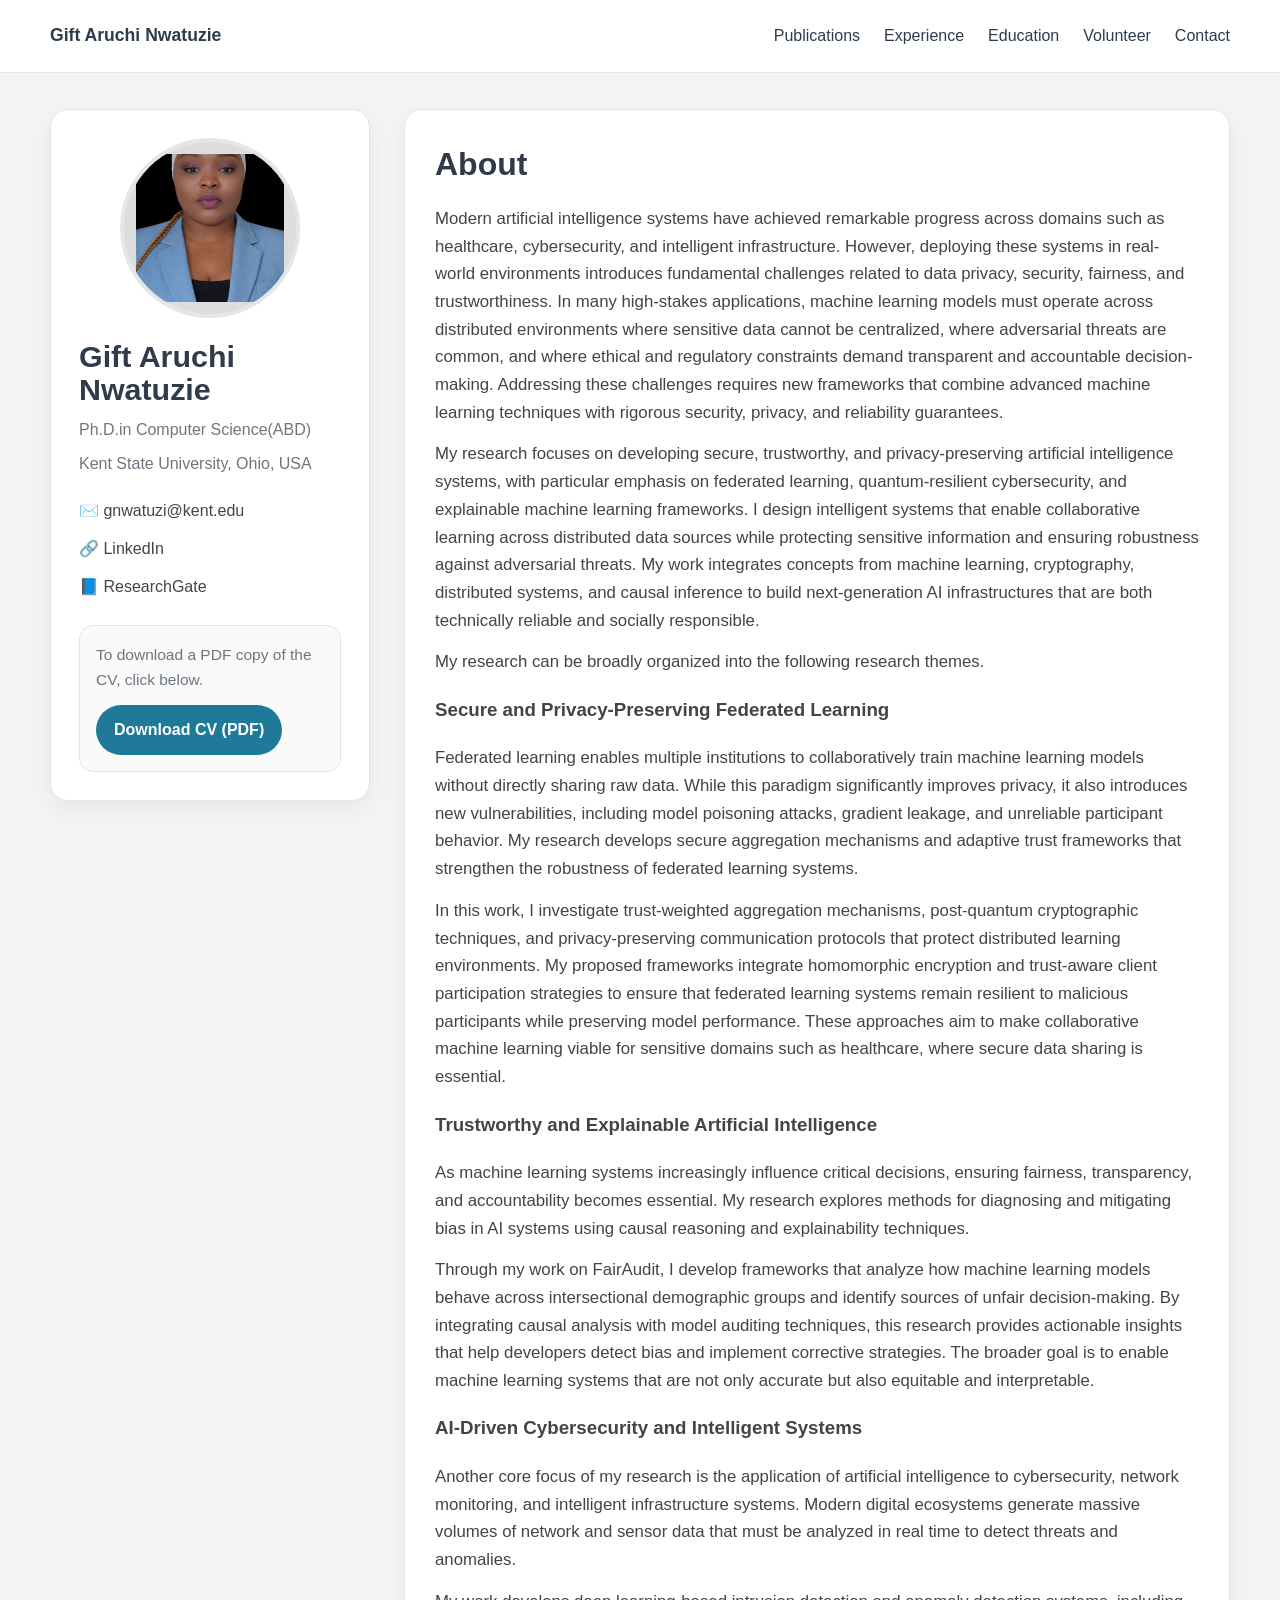
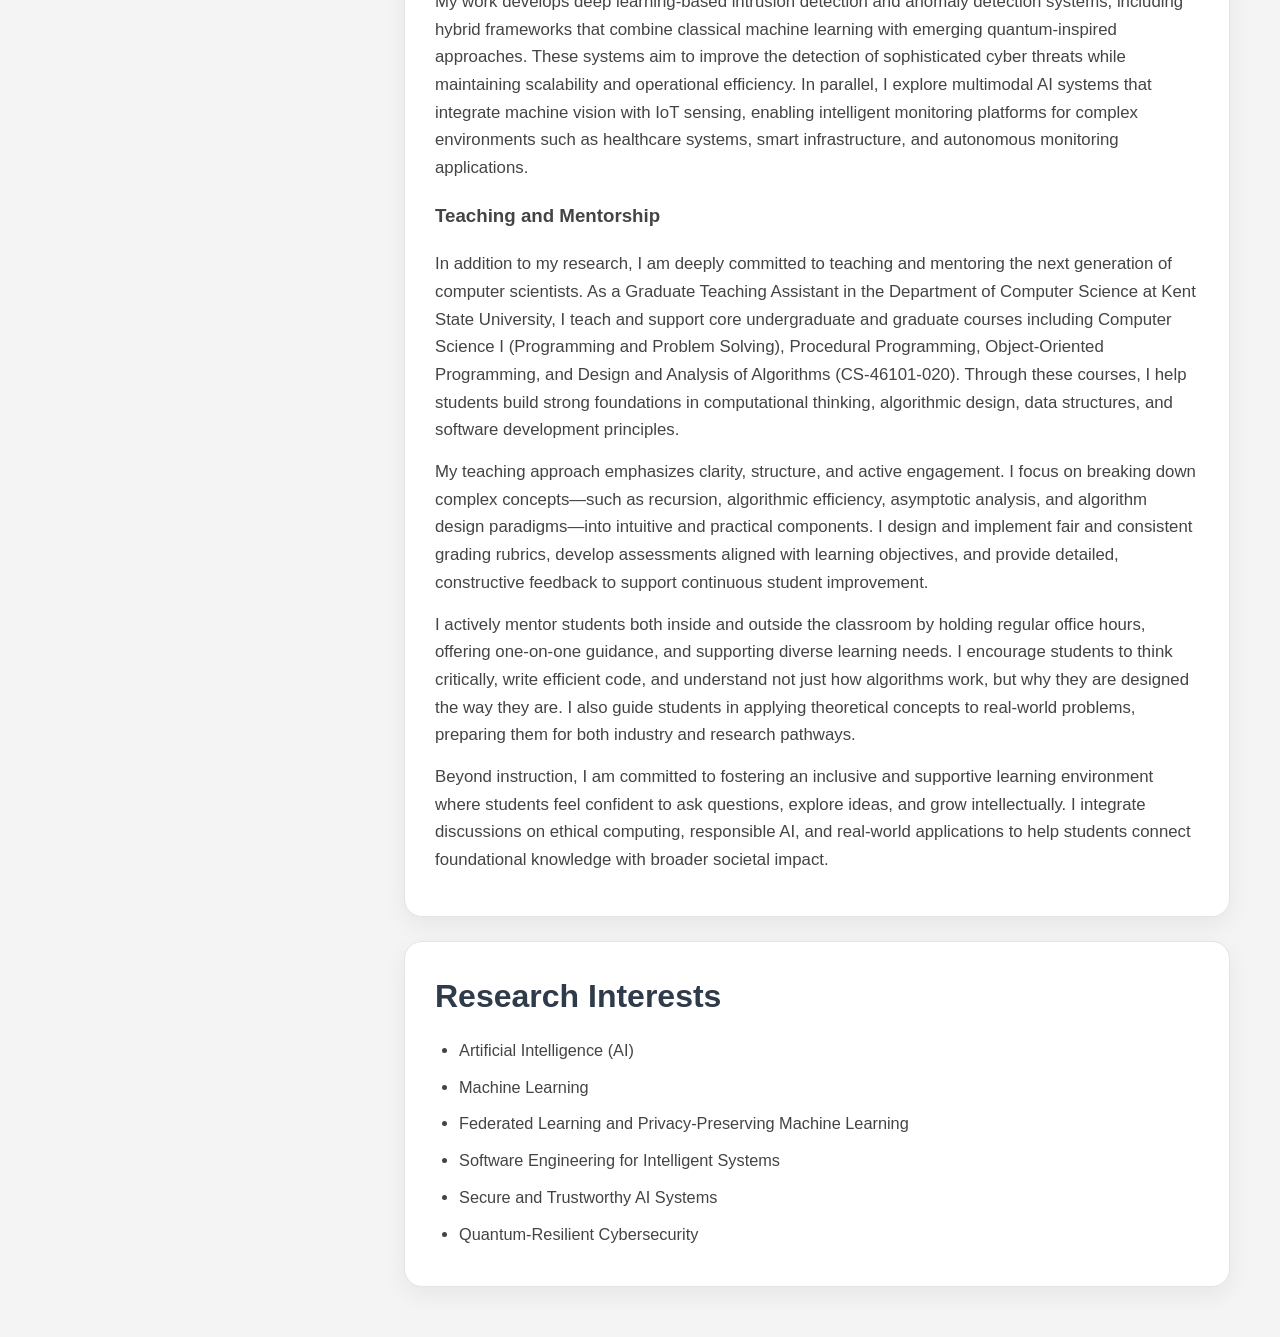
<file: index.html>
<!DOCTYPE html>
<html lang="en">
<head>
  <meta charset="UTF-8" />
  <meta name="viewport" content="width=device-width, initial-scale=1.0" />
  <title>Gift Aruchi Nwatuzie | Academic Profile</title>
  <link rel="stylesheet" href="styles.css" />
</head>
<body>
  <header class="topbar">
    <div class="container topbar-inner">
      <div class="site-name"><a href="index.html">Gift Aruchi Nwatuzie</a></div>

      <nav class="nav">
        <div class="dropdown">
          <button class="dropbtn">Publications</button>
          <div class="dropdown-content">
            <a href="doctoral-publications.html">Doctoral Research Publications</a>
            <a href="bsc-msc-publications.html">BSc and MSc Publications</a>
          </div>
        </div>

        <div class="dropdown">
          <button class="dropbtn">Experience</button>
          <div class="dropdown-content">
            <a href="doctoral-experience.html">Doctoral Research Experiences</a>
            <a href="teaching-mentoring.html">Teaching and Mentoring Experiences</a>
            <a href="professional-experience.html">Professional Experiences</a>
          </div>
        </div>

        <a href="education.html">Education</a>
        <a href="volunteer.html">Volunteer</a>
        <a href="contact.html">Contact</a>
      </nav>
    </div>
  </header>

  <main class="container layout">
    <aside>
      <div class="profile-card">
        <a href="index.html" class="photo-link" aria-label="Go to homepage">
          <div class="profile-photo">
            <img src="gift-photo.png" alt="Gift Aruchi Nwatuzie" />
          </div>
        </a>

        <h1 class="profile-name">Gift Aruchi Nwatuzie</h1>
        <div class="profile-role">Ph.D.in Computer Science(ABD)</div>
        <div class="profile-school">Kent State University, Ohio, USA</div>

        <div class="sidebar-links">
          <a class="sidebar-link" href="mailto:gnwatuzi@kent.edu?subject=Message%20from%20your%20website">✉️ gnwatuzi@kent.edu</a>
          <a class="sidebar-link" href="https://linkedin.com/in/gift-nwatuzie-08696579" target="_blank">🔗 LinkedIn</a>
          <a class="sidebar-link" href="https://researchgate.net/profile/Gift-Nwatuzie" target="_blank">📘 ResearchGate</a>
        </div>

        <div class="cv-box">
          <p>To download a PDF copy of the CV, click below.</p>
          <a class="cv-button" href="Gift_Nwatuzie_CV.pdf" download>Download CV (PDF)</a>
        </div>
      </div>
    </aside>

   <section class="content">
  <div class="section">
    <h2>About</h2>

    <p>
      Modern artificial intelligence systems have achieved remarkable progress across domains such as healthcare, cybersecurity, and intelligent infrastructure. However, deploying these systems in real-world environments introduces fundamental challenges related to data privacy, security, fairness, and trustworthiness. In many high-stakes applications, machine learning models must operate across distributed environments where sensitive data cannot be centralized, where adversarial threats are common, and where ethical and regulatory constraints demand transparent and accountable decision-making. Addressing these challenges requires new frameworks that combine advanced machine learning techniques with rigorous security, privacy, and reliability guarantees.
    </p>

    <p>
      My research focuses on developing secure, trustworthy, and privacy-preserving artificial intelligence systems, with particular emphasis on federated learning, quantum-resilient cybersecurity, and explainable machine learning frameworks. I design intelligent systems that enable collaborative learning across distributed data sources while protecting sensitive information and ensuring robustness against adversarial threats. My work integrates concepts from machine learning, cryptography, distributed systems, and causal inference to build next-generation AI infrastructures that are both technically reliable and socially responsible.
    </p>

    <p>
      My research can be broadly organized into the following research themes.
    </p>

    <h3>Secure and Privacy-Preserving Federated Learning</h3>
    <p>
      Federated learning enables multiple institutions to collaboratively train machine learning models without directly sharing raw data. While this paradigm significantly improves privacy, it also introduces new vulnerabilities, including model poisoning attacks, gradient leakage, and unreliable participant behavior. My research develops secure aggregation mechanisms and adaptive trust frameworks that strengthen the robustness of federated learning systems.
    </p>

    <p>
      In this work, I investigate trust-weighted aggregation mechanisms, post-quantum cryptographic techniques, and privacy-preserving communication protocols that protect distributed learning environments. My proposed frameworks integrate homomorphic encryption and trust-aware client participation strategies to ensure that federated learning systems remain resilient to malicious participants while preserving model performance. These approaches aim to make collaborative machine learning viable for sensitive domains such as healthcare, where secure data sharing is essential.
    </p>

    <h3>Trustworthy and Explainable Artificial Intelligence</h3>
    <p>
      As machine learning systems increasingly influence critical decisions, ensuring fairness, transparency, and accountability becomes essential. My research explores methods for diagnosing and mitigating bias in AI systems using causal reasoning and explainability techniques.
    </p>

    <p>
      Through my work on FairAudit, I develop frameworks that analyze how machine learning models behave across intersectional demographic groups and identify sources of unfair decision-making. By integrating causal analysis with model auditing techniques, this research provides actionable insights that help developers detect bias and implement corrective strategies. The broader goal is to enable machine learning systems that are not only accurate but also equitable and interpretable.
    </p>

    <h3>AI-Driven Cybersecurity and Intelligent Systems</h3>
    <p>
      Another core focus of my research is the application of artificial intelligence to cybersecurity, network monitoring, and intelligent infrastructure systems. Modern digital ecosystems generate massive volumes of network and sensor data that must be analyzed in real time to detect threats and anomalies.
    </p>

    <p>
      My work develops deep learning-based intrusion detection and anomaly detection systems, including hybrid frameworks that combine classical machine learning with emerging quantum-inspired approaches. These systems aim to improve the detection of sophisticated cyber threats while maintaining scalability and operational efficiency. In parallel, I explore multimodal AI systems that integrate machine vision with IoT sensing, enabling intelligent monitoring platforms for complex environments such as healthcare systems, smart infrastructure, and autonomous monitoring applications.
    </p>

   <h3>Teaching and Mentorship</h3>

<p>
  In addition to my research, I am deeply committed to teaching and mentoring the next generation of computer scientists. As a Graduate Teaching Assistant in the Department of Computer Science at Kent State University, I teach and support core undergraduate and graduate courses including Computer Science I (Programming and Problem Solving), Procedural Programming, Object-Oriented Programming, and Design and Analysis of Algorithms (CS-46101-020). Through these courses, I help students build strong foundations in computational thinking, algorithmic design, data structures, and software development principles.
</p>

<p>
  My teaching approach emphasizes clarity, structure, and active engagement. I focus on breaking down complex concepts—such as recursion, algorithmic efficiency, asymptotic analysis, and algorithm design paradigms—into intuitive and practical components. I design and implement fair and consistent grading rubrics, develop assessments aligned with learning objectives, and provide detailed, constructive feedback to support continuous student improvement.
</p>

<p>
  I actively mentor students both inside and outside the classroom by holding regular office hours, offering one-on-one guidance, and supporting diverse learning needs. I encourage students to think critically, write efficient code, and understand not just how algorithms work, but why they are designed the way they are. I also guide students in applying theoretical concepts to real-world problems, preparing them for both industry and research pathways.
</p>

<p>
  Beyond instruction, I am committed to fostering an inclusive and supportive learning environment where students feel confident to ask questions, explore ideas, and grow intellectually. I integrate discussions on ethical computing, responsible AI, and real-world applications to help students connect foundational knowledge with broader societal impact.
</p>
  </div>

      <div class="section">
        <h2>Research Interests</h2>
        <ul>
          <li>Artificial Intelligence (AI)</li>
          <li>Machine Learning</li>
          <li>Federated Learning and Privacy-Preserving Machine Learning</li>
          <li>Software Engineering for Intelligent Systems</li>
          <li>Secure and Trustworthy AI Systems</li>
          <li>Quantum-Resilient Cybersecurity</li>
        </ul>
      </div>
    </section>
  </main>
</body>
</html>
</file>
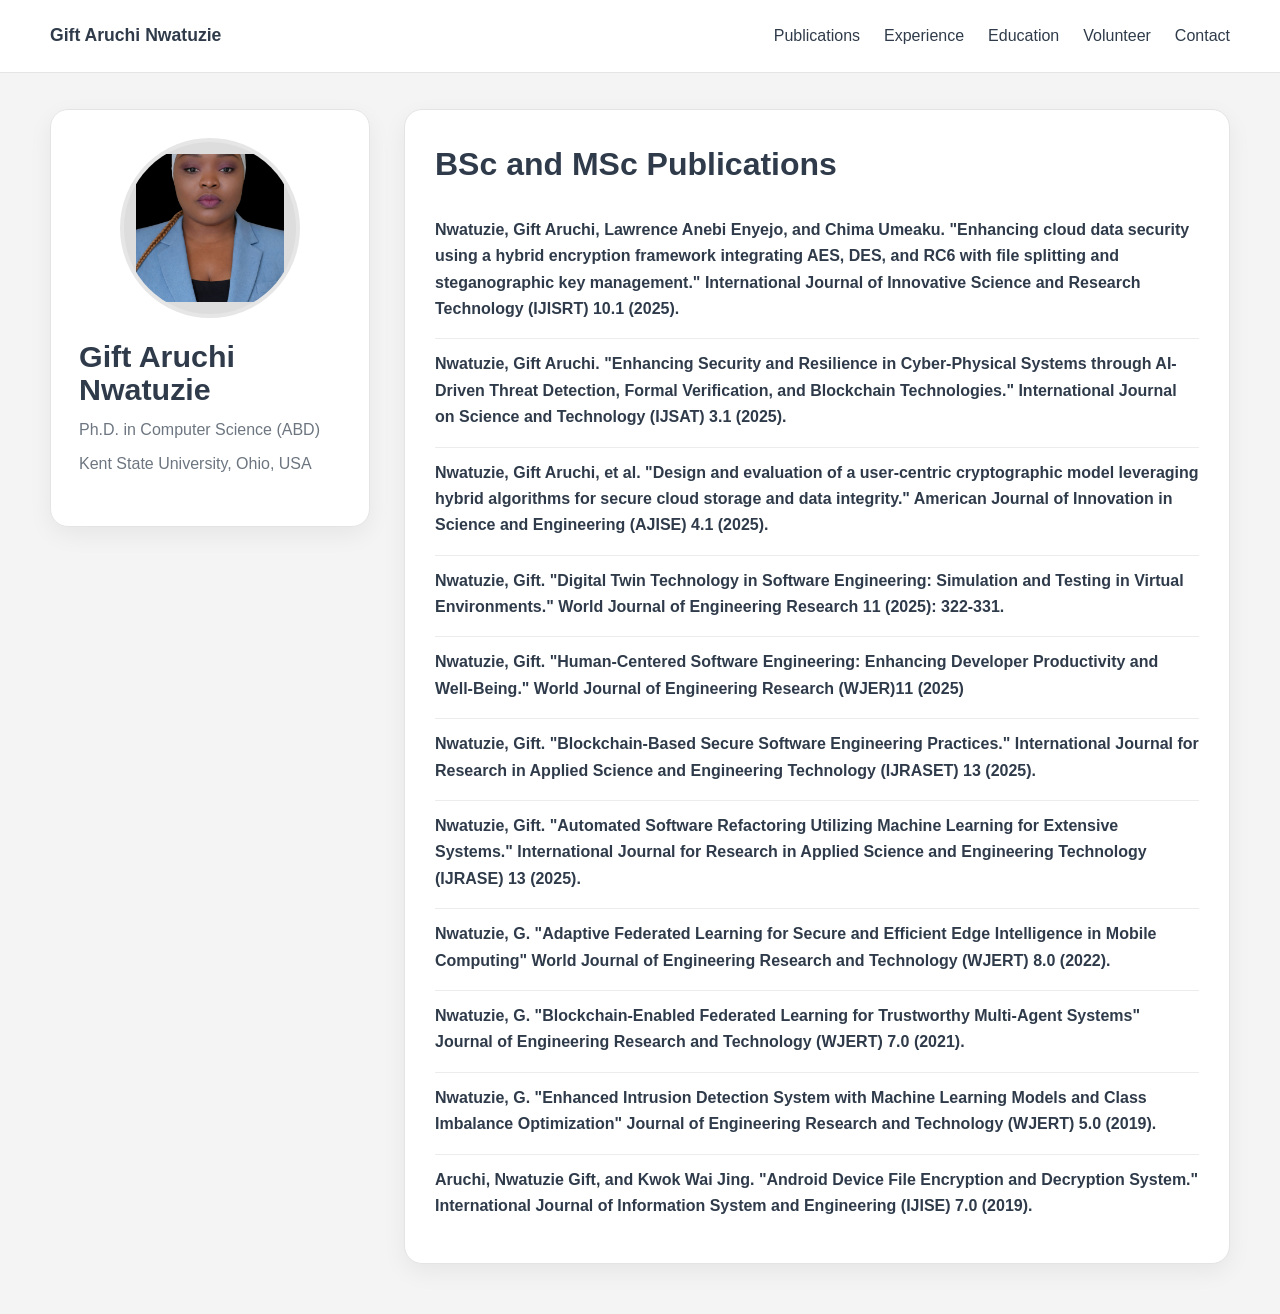
<file: bsc-msc-publications.html>
<!DOCTYPE html>
<html lang="en">
<head>
  <meta charset="UTF-8" />
  <meta name="viewport" content="width=device-width, initial-scale=1.0" />
  <title>BSc and MSc Publications | Gift Aruchi Nwatuzie</title>
  <link rel="stylesheet" href="styles.css" />
</head>
<body>
  <header class="topbar">
    <div class="container topbar-inner">
      <div class="site-name"><a href="index.html">Gift Aruchi Nwatuzie</a></div>
      <nav class="nav">
        <div class="dropdown">
          <button class="dropbtn">Publications</button>
          <div class="dropdown-content">
            <a href="doctoral-publications.html">Doctoral Research Publications</a>
            <a href="bsc-msc-publications.html">BSc and MSc Publications</a>
          </div>
        </div>
        <div class="dropdown">
          <button class="dropbtn">Experience</button>
          <div class="dropdown-content">
            <a href="doctoral-experience.html">Doctoral Research Experiences</a>
            <a href="teaching-mentoring.html">Teaching and Mentoring Experiences</a>
            <a href="professional-experience.html">Professional Experiences</a>
          </div>
        </div>
        <a href="education.html">Education</a>
        <a href="volunteer.html">Volunteer</a>
        <a href="contact.html">Contact</a>
      </nav>
    </div>
  </header>

  <main class="container layout">
    <aside>
      <div class="profile-card">
        <a href="index.html" class="photo-link"><div class="profile-photo"><img src="gift-photo.png" alt="Gift Aruchi Nwatuzie" /></div></a>
        <h1 class="profile-name">Gift Aruchi Nwatuzie</h1>
        <div class="profile-role">Ph.D. in Computer Science (ABD) </div>
        <div class="profile-school">Kent State University, Ohio, USA</div>
      </div>
    </aside>

    <section class="content">
      <div class="section">
        <h1>BSc and MSc Publications</h1>


     <div class="entry"><strong>   Nwatuzie, Gift Aruchi, Lawrence Anebi Enyejo, and Chima Umeaku. "Enhancing cloud data security using a hybrid encryption framework integrating AES, DES, and RC6 with file splitting and steganographic key management." International Journal of Innovative Science and Research Technology (IJISRT) 10.1 (2025). </strong></div>
  <div class="entry"><strong> Nwatuzie, Gift Aruchi. "Enhancing Security and Resilience in Cyber-Physical Systems through AI-Driven Threat Detection, Formal Verification, and Blockchain Technologies." International Journal on Science and Technology (IJSAT) 3.1 (2025). </strong></div>
  
  <div class="entry"><strong>  Nwatuzie, Gift Aruchi, et al. "Design and evaluation of a user-centric cryptographic model leveraging hybrid algorithms for secure cloud storage and data integrity." American Journal of Innovation in Science and Engineering (AJISE) 4.1 (2025). </strong></div>

<div class="entry"><strong> Nwatuzie, Gift. "Digital Twin Technology in Software Engineering: Simulation and Testing in Virtual Environments." World Journal of Engineering Research 11 (2025): 322-331. </strong></div>
  <div class="entry"><strong> Nwatuzie, Gift. "Human-Centered Software Engineering: Enhancing Developer Productivity and Well-Being." World Journal of Engineering Research (WJER)11 (2025) </strong></div>
  
  <div class="entry"><strong> Nwatuzie, Gift. "Blockchain-Based Secure Software Engineering Practices." International Journal for Research in Applied Science and Engineering Technology (IJRASET) 13 (2025).</strong></div>
  
  <div class="entry"><strong> Nwatuzie, Gift. "Automated Software Refactoring Utilizing Machine Learning for Extensive Systems." International Journal for Research in Applied Science and Engineering Technology (IJRASE) 13 (2025).</strong></div>
  <div class="entry"><strong> Nwatuzie, G. "Adaptive Federated Learning for Secure and Efficient Edge Intelligence in Mobile Computing" World Journal of Engineering Research and Technology  (WJERT) 8.0 (2022). </strong></div>
  
  <div class="entry"><strong> Nwatuzie, G. "Blockchain-Enabled Federated Learning for Trustworthy Multi-Agent Systems" Journal of Engineering Research and Technology  (WJERT) 7.0 (2021). </strong></div>
  
  <div class="entry"><strong> Nwatuzie, G. "Enhanced Intrusion Detection System with Machine Learning Models and Class Imbalance Optimization"  Journal of Engineering Research and Technology (WJERT) 5.0  (2019). </strong></div>
  
  <div class="entry"><strong> Aruchi, Nwatuzie Gift, and Kwok Wai Jing. "Android Device File Encryption and Decryption System." International Journal of Information System and Engineering (IJISE) 7.0 (2019). </strong></div>   

      </div>
    </section>
  </main>
</body>
</html>
</file>
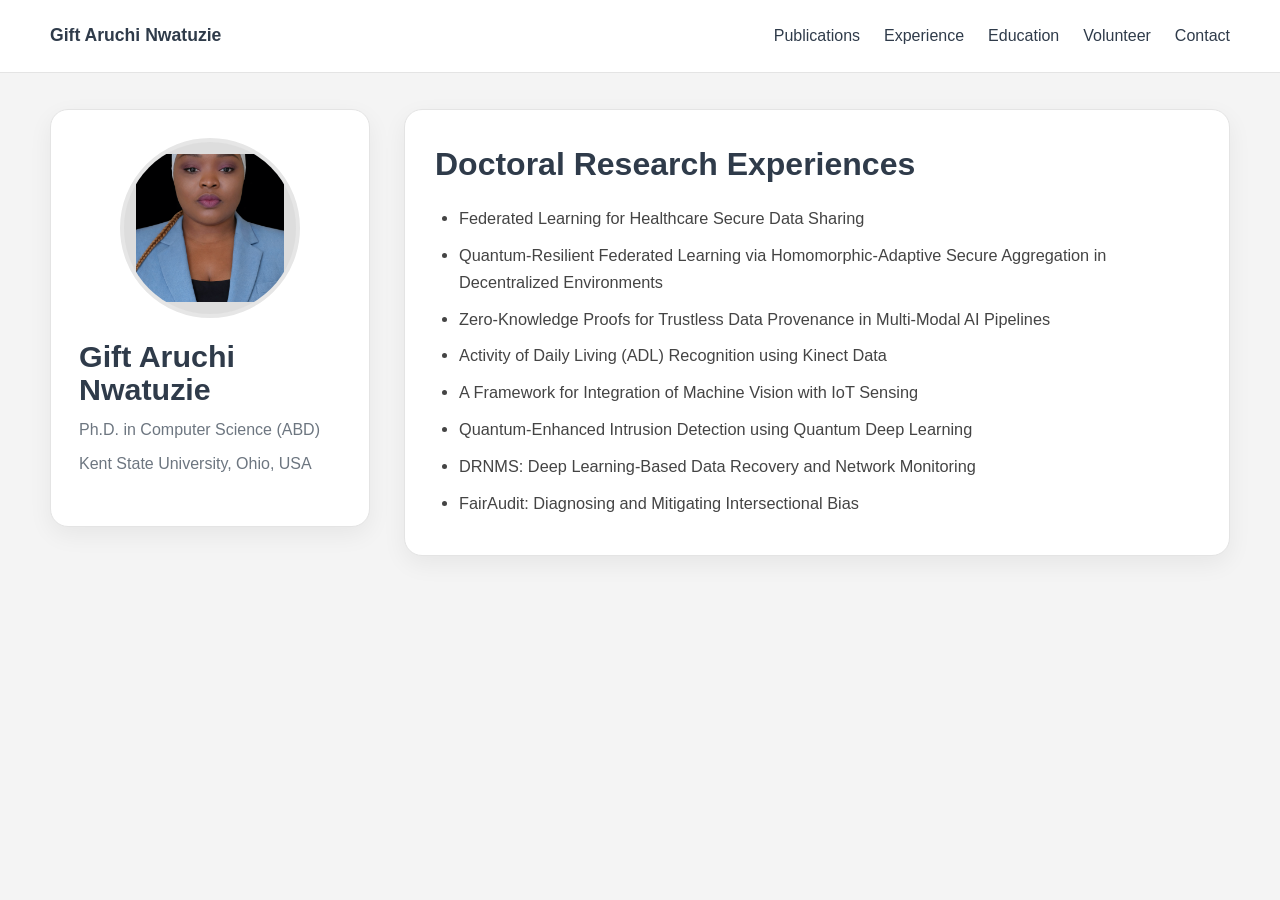
<file: doctoral-experience.html>
<!DOCTYPE html>
<html lang="en">
<head>
  <meta charset="UTF-8" />
  <meta name="viewport" content="width=device-width, initial-scale=1.0" />
  <title>Doctoral Research Experiences | Gift Aruchi Nwatuzie</title>
  <link rel="stylesheet" href="styles.css" />
</head>
<body>
  <header class="topbar">
    <div class="container topbar-inner">
      <div class="site-name"><a href="index.html">Gift Aruchi Nwatuzie</a></div>
      <nav class="nav">
        <div class="dropdown">
          <button class="dropbtn">Publications</button>
          <div class="dropdown-content">
            <a href="doctoral-publications.html">Doctoral Research Publications</a>
            <a href="bsc-msc-publications.html">BSc and MSc Publications</a>
          </div>
        </div>
        <div class="dropdown">
          <button class="dropbtn">Experience</button>
          <div class="dropdown-content">
            <a href="doctoral-experience.html">Doctoral Research Experiences</a>
            <a href="teaching-mentoring.html">Teaching and Mentoring Experiences</a>
            <a href="professional-experience.html">Professional Experiences</a>
          </div>
        </div>
        <a href="education.html">Education</a>
        <a href="volunteer.html">Volunteer</a>
        <a href="contact.html">Contact</a>
      </nav>
    </div>
  </header>

  <main class="container layout">
    <aside>
      <div class="profile-card">
        <a href="index.html" class="photo-link"><div class="profile-photo"><img src="gift-photo.png" alt="Gift Aruchi Nwatuzie" /></div></a>
        <h1 class="profile-name">Gift Aruchi Nwatuzie</h1>
        <div class="profile-role">Ph.D. in Computer Science (ABD)</div>
        <div class="profile-school">Kent State University, Ohio, USA</div>
      </div>
    </aside>

    <section class="content">
      <div class="section">
        <h1>Doctoral Research Experiences</h1>

       <ul class="diamond-list">
<li>Federated Learning for Healthcare Secure Data Sharing</li>
<li>Quantum-Resilient Federated Learning via Homomorphic-Adaptive Secure Aggregation in Decentralized Environments</li>
<li>Zero-Knowledge Proofs for Trustless Data Provenance in Multi-Modal AI Pipelines</li>
<li>Activity of Daily Living (ADL) Recognition using Kinect Data</li>
<li>A Framework for Integration of Machine Vision with IoT Sensing</li>
<li>Quantum-Enhanced Intrusion Detection using Quantum Deep Learning</li>
<li>DRNMS: Deep Learning-Based Data Recovery and Network Monitoring</li>
<li>FairAudit: Diagnosing and Mitigating Intersectional Bias</li>
</ul>
    </section>
  </main>
</body>
</html>
</file>
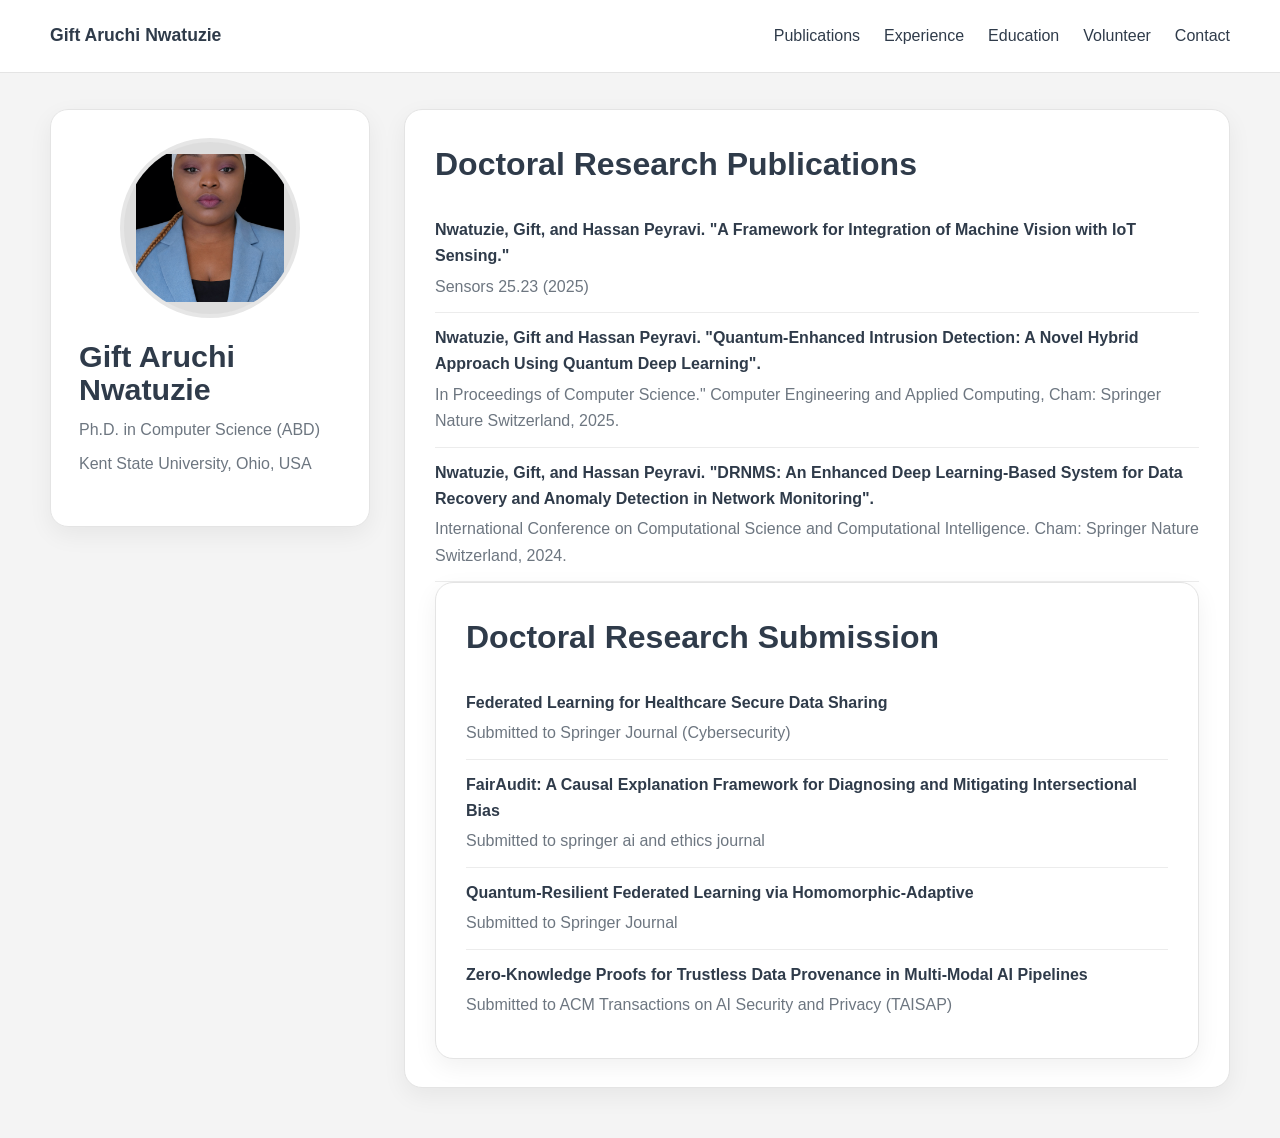
<file: doctoral-publications.html>
<!DOCTYPE html>
<html lang="en">
<head>
  <meta charset="UTF-8" />
  <meta name="viewport" content="width=device-width, initial-scale=1.0" />
  <title>Doctoral Research Publications | Gift Aruchi Nwatuzie</title>
  <link rel="stylesheet" href="styles.css" />
</head>
<body>
  <header class="topbar">
    <div class="container topbar-inner">
      <div class="site-name"><a href="index.html">Gift Aruchi Nwatuzie</a></div>
      <nav class="nav">
        <div class="dropdown">
          <button class="dropbtn">Publications</button>
          <div class="dropdown-content">
            <a href="doctoral-publications.html">Doctoral Research Publications</a>
            <a href="bsc-msc-publications.html">BSc and MSc Publications</a>
          </div>
        </div>
        <div class="dropdown">
          <button class="dropbtn">Experience</button>
          <div class="dropdown-content">
            <a href="doctoral-experience.html">Doctoral Research Experiences</a>
            <a href="teaching-mentoring.html">Teaching and Mentoring Experiences</a>
            <a href="professional-experience.html">Professional Experiences</a>
          </div>
        </div>
        <a href="education.html">Education</a>
        <a href="volunteer.html">Volunteer</a>
        <a href="contact.html">Contact</a>
      </nav>
    </div>
  </header>

  <main class="container layout">
    <aside>
      <div class="profile-card">
        <a href="index.html" class="photo-link"><div class="profile-photo"><img src="gift-photo.png" alt="Gift Aruchi Nwatuzie" /></div></a>
        <h1 class="profile-name">Gift Aruchi Nwatuzie</h1>
        <div class="profile-role">Ph.D. in Computer Science (ABD)</div>
        <div class="profile-school">Kent State University, Ohio, USA</div>
      </div>
    </aside>

    <section class="content">
      <div class="section">
        <h1>Doctoral Research Publications</h1>

        <div class="entry">
          <strong>Nwatuzie, Gift, and Hassan Peyravi. "A Framework for Integration of Machine Vision with IoT Sensing."</strong>
          <div class="muted"> Sensors 25.23 (2025)</div>
        </div>
   <div class="entry">
          <strong>Nwatuzie, Gift and Hassan Peyravi. "Quantum-Enhanced Intrusion Detection: A Novel Hybrid Approach Using Quantum Deep Learning". </strong>
          <div class="muted">In Proceedings of Computer Science." Computer Engineering and Applied Computing, Cham: Springer Nature Switzerland, 2025.</div>
        </div>

        <div class="entry">
          <strong>Nwatuzie, Gift, and Hassan Peyravi. "DRNMS: An Enhanced Deep Learning-Based System for Data Recovery and Anomaly Detection in Network Monitoring".</strong>
          <div class="muted">International Conference on Computational Science and Computational Intelligence. Cham: Springer Nature Switzerland, 2024.</div>
        </div>
 <div class="section">
        <h2>Doctoral Research Submission</h2>
        <div class="entry">
          <strong>Federated Learning for Healthcare Secure Data Sharing</strong>
          <div class="muted">Submitted to Springer Journal (Cybersecurity)</div>
        </div>

        <div class="entry">
          <strong>FairAudit: A Causal Explanation Framework for Diagnosing and Mitigating Intersectional Bias</strong>
          <div class="muted">Submitted to springer ai and ethics journal</div>
        </div>
   <div class="entry">
          <strong>Quantum-Resilient Federated Learning via Homomorphic-Adaptive</strong>
          <div class="muted">Submitted to Springer Journal</div>
        </div>
   
        <div class="entry">
          <strong>Zero-Knowledge Proofs for Trustless Data Provenance in Multi-Modal AI Pipelines</strong>
          <div class="muted">Submitted to ACM Transactions on AI Security and Privacy (TAISAP)</div>
        </div>
      </div>
    </section>
  </main>
</body>
</html>
</file>
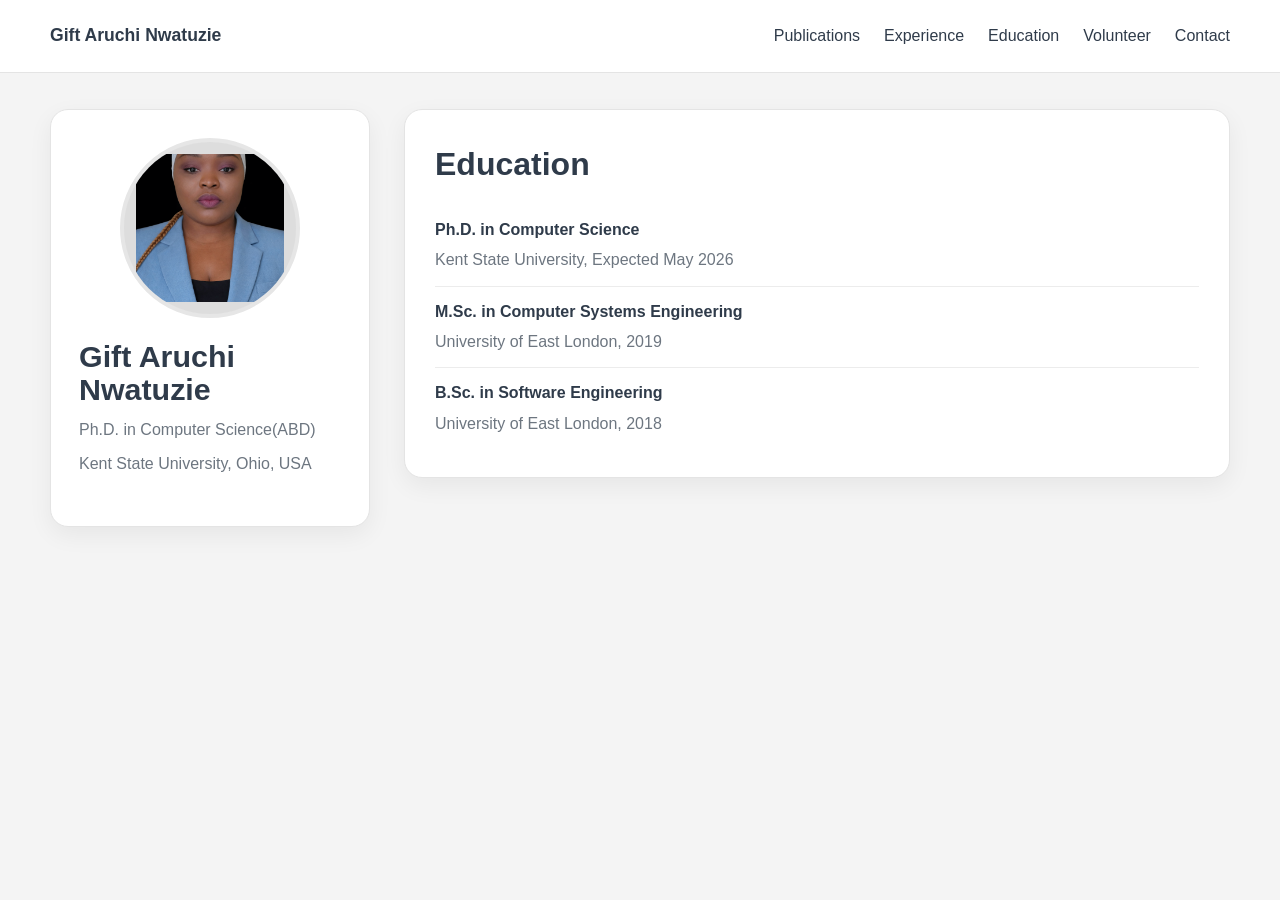
<file: education.html>
<!DOCTYPE html>
<html lang="en">
<head>
  <meta charset="UTF-8" />
  <meta name="viewport" content="width=device-width, initial-scale=1.0" />
  <title>Education | Gift Aruchi Nwatuzie</title>
  <link rel="stylesheet" href="styles.css" />
</head>
<body>
  <header class="topbar">
    <div class="container topbar-inner">
      <div class="site-name"><a href="index.html">Gift Aruchi Nwatuzie</a></div>
      <nav class="nav">
        <div class="dropdown">
          <button class="dropbtn">Publications</button>
          <div class="dropdown-content">
            <a href="doctoral-publications.html">Doctoral Research Publications</a>
            <a href="bsc-msc-publications.html">BSc and MSc Publications</a>
          </div>
        </div>
        <div class="dropdown">
          <button class="dropbtn">Experience</button>
          <div class="dropdown-content">
            <a href="doctoral-experience.html">Doctoral Research Experiences</a>
            <a href="teaching-mentoring.html">Teaching and Mentoring Experiences</a>
            <a href="professional-experience.html">Professional Experiences</a>
          </div>
        </div>
        <a href="education.html">Education</a>
        <a href="volunteer.html">Volunteer</a>
        <a href="contact.html">Contact</a>
      </nav>
    </div>
  </header>

  <main class="container layout">
    <aside>
      <div class="profile-card">
        <a href="index.html" class="photo-link"><div class="profile-photo"><img src="gift-photo.png" alt="Gift Aruchi Nwatuzie" /></div></a>
        <h1 class="profile-name">Gift Aruchi Nwatuzie</h1>
        <div class="profile-role">Ph.D. in Computer Science(ABD)</div>
        <div class="profile-school">Kent State University, Ohio, USA</div>
      </div>
    </aside>

    <section class="content">
      <div class="section">
        <h1>Education</h1>

        <div class="entry">
          <strong>Ph.D. in Computer Science</strong>
          <div class="muted">Kent State University, Expected May 2026</div>
        </div>

        <div class="entry">
          <strong>M.Sc. in Computer Systems Engineering</strong>
          <div class="muted">University of East London, 2019</div>
        </div>

        <div class="entry">
          <strong>B.Sc. in Software Engineering</strong>
          <div class="muted">University of East London, 2018</div>
        </div>
      </div>
    </section>
  </main>
</body>
</html>
</file>
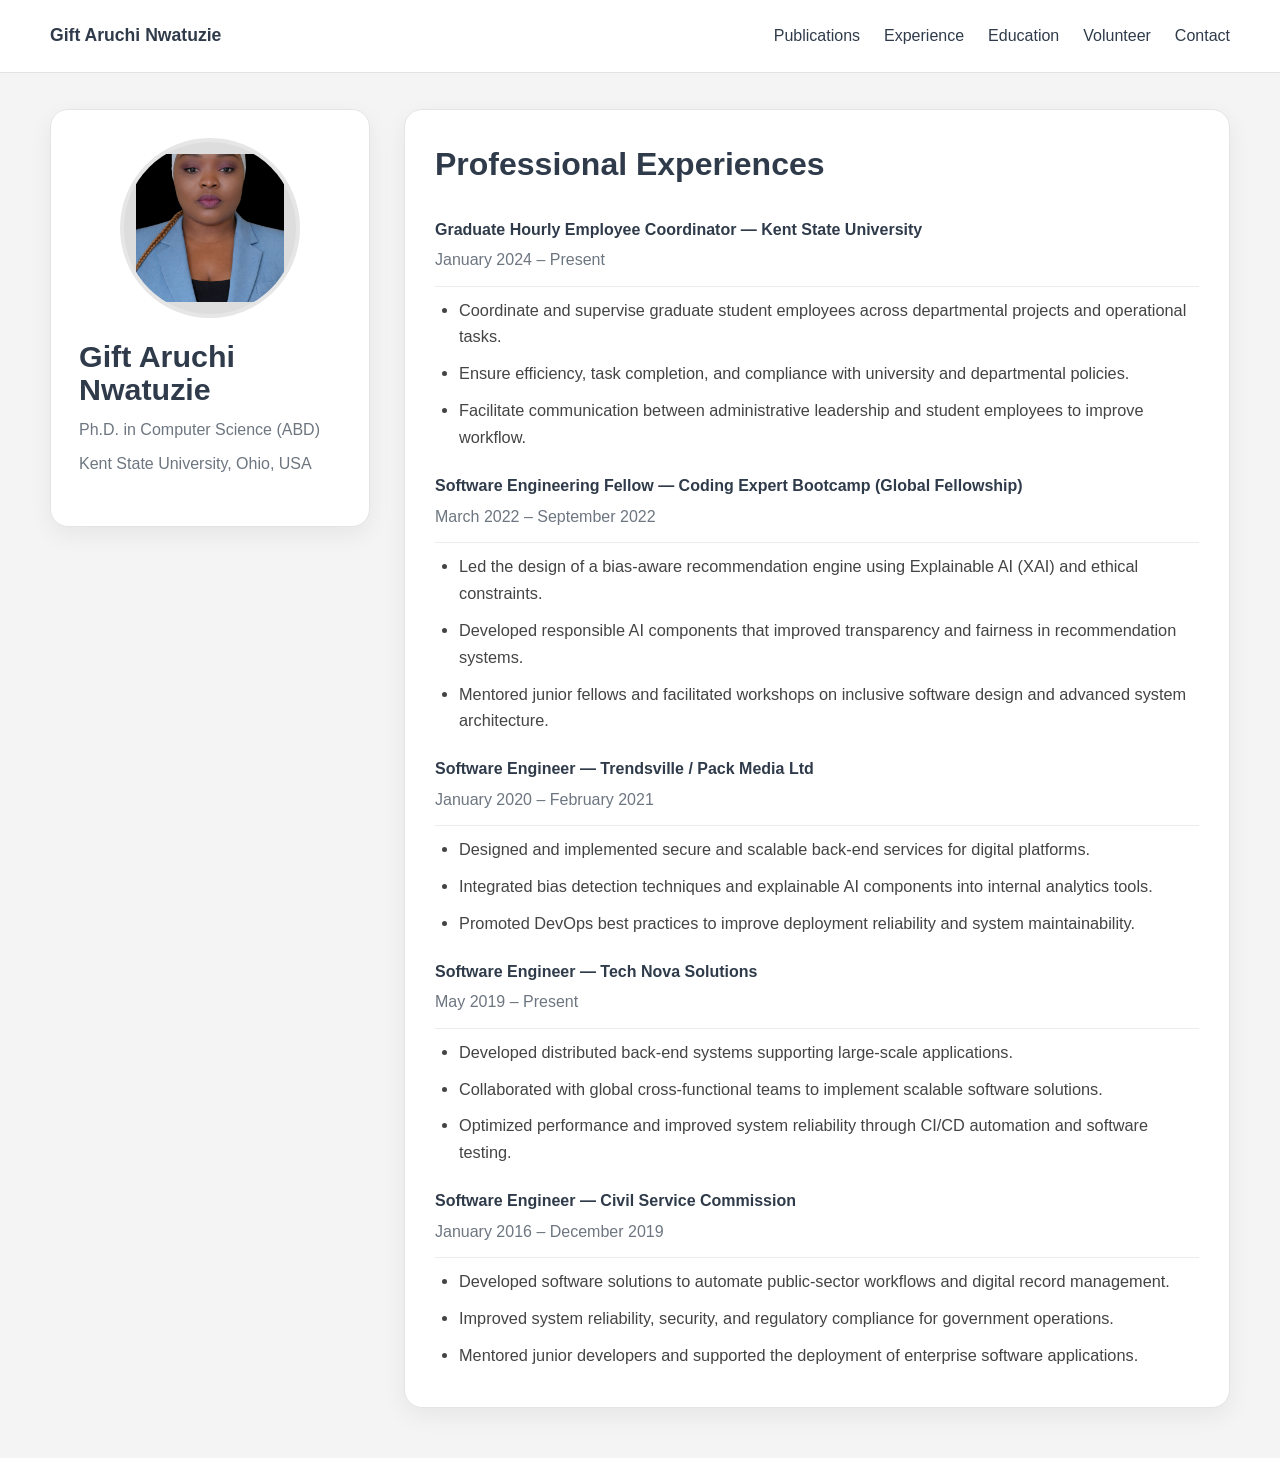
<file: professional-experience.html>
<!DOCTYPE html>
<html lang="en">
<head>
  <meta charset="UTF-8" />
  <meta name="viewport" content="width=device-width, initial-scale=1.0" />
  <title>Professional Experiences | Gift Aruchi Nwatuzie</title>
  <link rel="stylesheet" href="styles.css" />
</head>
<body>
  <header class="topbar">
    <div class="container topbar-inner">
      <div class="site-name"><a href="index.html">Gift Aruchi Nwatuzie</a></div>
      <nav class="nav">
        <div class="dropdown">
          <button class="dropbtn">Publications</button>
          <div class="dropdown-content">
            <a href="doctoral-publications.html">Doctoral Research Publications</a>
            <a href="bsc-msc-publications.html">BSc and MSc Publications</a>
          </div>
        </div>
        <div class="dropdown">
          <button class="dropbtn">Experience</button>
          <div class="dropdown-content">
            <a href="doctoral-experience.html">Doctoral Research Experiences</a>
            <a href="teaching-mentoring.html">Teaching and Mentoring Experiences</a>
            <a href="professional-experience.html">Professional Experiences</a>
          </div>
        </div>
        <a href="education.html">Education</a>
        <a href="volunteer.html">Volunteer</a>
        <a href="contact.html">Contact</a>
      </nav>
    </div>
  </header>

  <main class="container layout">
    <aside>
      <div class="profile-card">
        <a href="index.html" class="photo-link"><div class="profile-photo"><img src="gift-photo.png" alt="Gift Aruchi Nwatuzie" /></div></a>
        <h1 class="profile-name">Gift Aruchi Nwatuzie</h1>
        <div class="profile-role">Ph.D. in Computer Science (ABD)</div>
        <div class="profile-school">Kent State University, Ohio, USA</div>
      </div>
    </aside>

    <section class="content">
  <div class="section">
    <h1>Professional Experiences</h1>

    <div class="entry">
      <strong>Graduate Hourly Employee Coordinator — Kent State University</strong>
      <div class="muted">January 2024 – Present</div>
    </div>

    <ul class="diamond-list">
      <li>Coordinate and supervise graduate student employees across departmental projects and operational tasks.</li>
      <li>Ensure efficiency, task completion, and compliance with university and departmental policies.</li>
      <li>Facilitate communication between administrative leadership and student employees to improve workflow.</li>
    </ul>

    <div class="entry">
      <strong>Software Engineering Fellow — Coding Expert Bootcamp (Global Fellowship)</strong>
      <div class="muted">March 2022 – September 2022</div>
    </div>

    <ul class="diamond-list">
      <li>Led the design of a bias-aware recommendation engine using Explainable AI (XAI) and ethical constraints.</li>
      <li>Developed responsible AI components that improved transparency and fairness in recommendation systems.</li>
      <li>Mentored junior fellows and facilitated workshops on inclusive software design and advanced system architecture.</li>
    </ul>

    <div class="entry">
      <strong>Software Engineer — Trendsville / Pack Media Ltd</strong>
      <div class="muted">January 2020 – February 2021</div>
    </div>

    <ul class="diamond-list">
      <li>Designed and implemented secure and scalable back-end services for digital platforms.</li>
      <li>Integrated bias detection techniques and explainable AI components into internal analytics tools.</li>
      <li>Promoted DevOps best practices to improve deployment reliability and system maintainability.</li>
    </ul>

    <div class="entry">
      <strong>Software Engineer — Tech Nova Solutions</strong>
      <div class="muted">May 2019 – Present</div>
    </div>

    <ul class="diamond-list">
      <li>Developed distributed back-end systems supporting large-scale applications.</li>
      <li>Collaborated with global cross-functional teams to implement scalable software solutions.</li>
      <li>Optimized performance and improved system reliability through CI/CD automation and software testing.</li>
    </ul>

    <div class="entry">
      <strong>Software Engineer — Civil Service Commission</strong>
      <div class="muted">January 2016 – December 2019</div>
    </div>

    <ul class="diamond-list">
      <li>Developed software solutions to automate public-sector workflows and digital record management.</li>
      <li>Improved system reliability, security, and regulatory compliance for government operations.</li>
      <li>Mentored junior developers and supported the deployment of enterprise software applications.</li>
    </ul>

  </div>
</section>
  </main>
</body>
</html>
</file>
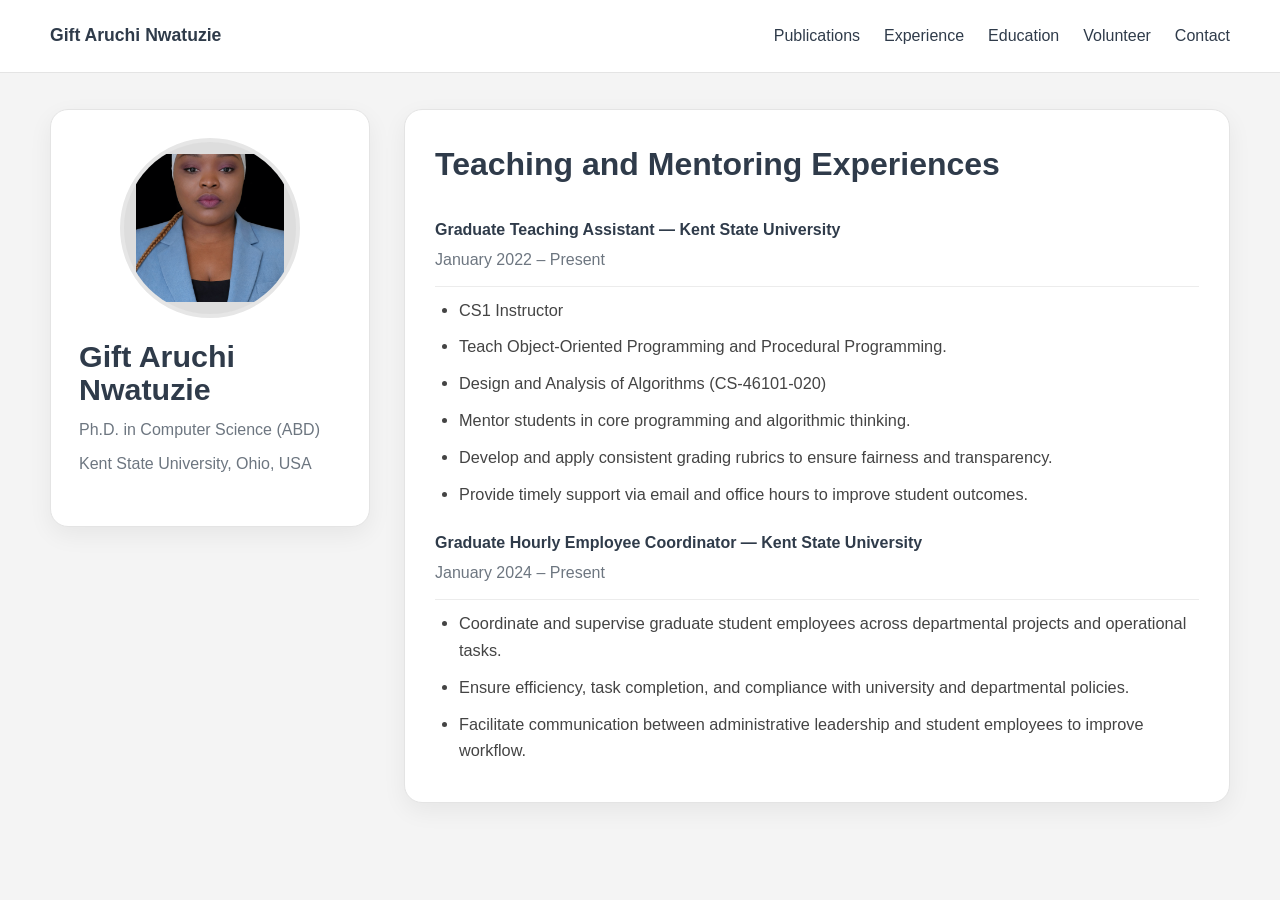
<file: teaching-mentoring.html>
<!DOCTYPE html>
<html lang="en">
<head>
  <meta charset="UTF-8" />
  <meta name="viewport" content="width=device-width, initial-scale=1.0" />
  <title>Teaching and Mentoring Experiences | Gift Aruchi Nwatuzie</title>
  <link rel="stylesheet" href="styles.css" />
</head>
<body>
  <header class="topbar">
    <div class="container topbar-inner">
      <div class="site-name"><a href="index.html">Gift Aruchi Nwatuzie</a></div>
      <nav class="nav">
        <div class="dropdown">
          <button class="dropbtn">Publications</button>
          <div class="dropdown-content">
            <a href="doctoral-publications.html">Doctoral Research Publications</a>
            <a href="bsc-msc-publications.html">BSc and MSc Publications</a>
          </div>
        </div>
        <div class="dropdown">
          <button class="dropbtn">Experience</button>
          <div class="dropdown-content">
            <a href="doctoral-experience.html">Doctoral Research Experiences</a>
            <a href="teaching-mentoring.html">Teaching and Mentoring Experiences</a>
            <a href="professional-experience.html">Professional Experiences</a>
          </div>
        </div>
        <a href="education.html">Education</a>
        <a href="volunteer.html">Volunteer</a>
        <a href="contact.html">Contact</a>
      </nav>
    </div>
  </header>

  <main class="container layout">
    <aside>
      <div class="profile-card">
        <a href="index.html" class="photo-link"><div class="profile-photo"><img src="gift-photo.png" alt="Gift Aruchi Nwatuzie" /></div></a>
        <h1 class="profile-name">Gift Aruchi Nwatuzie</h1>
        <div class="profile-role">Ph.D. in Computer Science (ABD)</div>
        <div class="profile-school">Kent State University, Ohio, USA</div>
      </div>
    </aside>

   <section class="content">
  <div class="section">
    <h1>Teaching and Mentoring Experiences</h1>

    <div class="entry">
      <strong>Graduate Teaching Assistant — Kent State University</strong>
      <div class="muted">January 2022 – Present</div>
    </div>

    <ul class="diamond-list">
      <li>CS1 Instructor</li>
      <li>Teach Object-Oriented Programming and Procedural Programming.</li>
      <li> Design and Analysis of Algorithms (CS-46101-020)</li>
      <li>Mentor students in core programming and algorithmic thinking.</li>
      <li>Develop and apply consistent grading rubrics to ensure fairness and transparency.</li>
      <li>Provide timely support via email and office hours to improve student outcomes.</li>
    </ul>

   <div class="entry">
      <strong>Graduate Hourly Employee Coordinator — Kent State University</strong>
      <div class="muted">January 2024 – Present</div>
    </div>

    <ul class="diamond-list">
      <li>Coordinate and supervise graduate student employees across departmental projects and operational tasks.</li>
      <li>Ensure efficiency, task completion, and compliance with university and departmental policies.</li>
      <li>Facilitate communication between administrative leadership and student employees to improve workflow.</li>
    </ul>
 
  </div>
</section>
  </main>
</body>
</html>
</file>
<file: styles.css>
:root{
  --bg:#f4f4f4;
  --card:#ffffff;
  --text:#444;
  --heading:#2f3b4a;
  --muted:#6d7680;
  --accent:#1f7a9a;
  --line:#e4e4e4;
  --shadow:0 8px 24px rgba(0,0,0,.06);
  --radius:18px;
  --max-width:1180px;
}

*{box-sizing:border-box}
html{scroll-behavior:smooth}
body{
  margin:0;
  font-family:Arial, Helvetica, sans-serif;
  background:var(--bg);
  color:var(--text);
  line-height:1.65;
}

a{
  color:var(--accent);
  text-decoration:none;
}

a:hover{
  text-decoration:underline;
}

.container{
  width:min(var(--max-width), calc(100% - 32px));
  margin:0 auto;
}

.topbar{
  background:#fff;
  border-bottom:1px solid var(--line);
  position:sticky;
  top:0;
  z-index:1000;
}

.topbar-inner{
  min-height:72px;
  display:flex;
  align-items:center;
  justify-content:space-between;
  gap:20px;
  flex-wrap:wrap;
}

.site-name{
  font-size:1.1rem;
  font-weight:700;
  color:var(--heading);
  padding:18px 0;
}

.site-name a{
  color:var(--heading);
  text-decoration:none;
}

.site-name a:hover{
  color:var(--accent);
}

.nav{
  display:flex;
  gap:24px;
  flex-wrap:wrap;
  align-items:center;
}

.nav a,
.dropbtn{
  color:var(--heading);
  font-weight:500;
  font-size:1rem;
  background:none;
  border:none;
  cursor:pointer;
  font-family:inherit;
  padding:0;
}

.nav a:hover,
.dropbtn:hover{
  color:var(--accent);
  text-decoration:none;
}

.dropdown{
  position:relative;
  display:inline-block;
}

.dropdown-content{
  display:none;
  position:absolute;
  top:100%;
  left:0;
  min-width:280px;
  background:#fff;
  border:1px solid var(--line);
  border-radius:12px;
  box-shadow:var(--shadow);
  overflow:hidden;
  z-index:2000;
}

.dropdown-content a{
  display:block;
  padding:12px 16px;
  color:var(--text);
  font-size:.97rem;
  border-bottom:1px solid #efefef;
}

.dropdown-content a:last-child{
  border-bottom:none;
}

.dropdown-content a:hover{
  background:#f8f8f8;
  color:var(--accent);
  text-decoration:none;
}

.dropdown:hover .dropdown-content{
  display:block;
}

.layout{
  display:grid;
  grid-template-columns:320px 1fr;
  gap:34px;
  padding:36px 0 50px;
  align-items:start;
}
.profile-card{
  background:var(--card);
  border:1px solid var(--line);
  border-radius:var(--radius);
  box-shadow:var(--shadow);
  padding:28px;
  position:sticky;
  top:94px;
}

.photo-link{
  display:block;
  width:180px;
  margin:0 auto 22px;
  border-radius:50%;
  text-decoration:none;
}

.photo-link:hover{
  text-decoration:none;
  opacity:.95;
}

.profile-photo{
  width:180px;
  height:180px;
  border-radius:50%;
  overflow:hidden;
  border:4px solid #e6e6e6;
  background:#ddd;
  display:flex;
  align-items:center;
  justify-content:center;
  color:#777;
  text-align:center;
  padding:12px;
  transition:transform .2s ease, box-shadow .2s ease;
}

.photo-link:hover .profile-photo{
  transform:scale(1.02);
  box-shadow:0 8px 20px rgba(0,0,0,.10);
}

.profile-photo img{
  width:100%;
  height:100%;
  object-fit:cover;
}

.profile-name{
  margin:0 0 10px;
  font-size:1.9rem;
  line-height:1.1;
  color:var(--heading);
}

.profile-role{
  color:var(--muted);
  margin-bottom:8px;
  font-size:1rem;
}

.profile-school{
  color:var(--muted);
  margin-bottom:20px;
  font-size:1rem;
}

.sidebar-links{
  display:grid;
  gap:12px;
  margin-top:18px;
}

.sidebar-link{
  display:flex;
  align-items:center;
  gap:10px;
  color:var(--text);
  font-size:1rem;
}

.cv-box{
  margin-top:24px;
  padding:16px;
  border:1px solid var(--line);
  border-radius:14px;
  background:#fafafa;
}

.cv-box p{
  margin:0 0 12px;
  color:var(--muted);
  font-size:.97rem;
}

.cv-button{
  display:inline-block;
  padding:12px 18px;
  border-radius:999px;
  background:var(--accent);
  color:#fff;
  font-weight:700;
}

.cv-button:hover{
  text-decoration:none;
  opacity:.92;
}

.content{
  display:grid;
  gap:24px;
}

.section{
  background:var(--card);
  border:1px solid var(--line);
  border-radius:var(--radius);
  box-shadow:var(--shadow);
  padding:28px 30px;
}

.section h1,
.section h2{
  margin:0 0 14px;
  font-size:2rem;
  color:var(--heading);
}

.section p{
  margin:0 0 14px;
  font-size:1.05rem;
}

.section ul{
  margin:0;
  padding-left:24px;
}

.section li{
  margin:10px 0;
  font-size:1.02rem;
}

.entry{
  padding:12px 0;
  border-bottom:1px solid #ececec;
}

.entry:last-child{
  border-bottom:none;
}

.entry strong{
  display:block;
  margin-bottom:4px;
  color:var(--heading);
}

.muted{
  color:var(--muted);
}

.contact-grid{
  display:grid;
  grid-template-columns:1fr 1fr;
  gap:16px;
}

.mini-box{
  border:1px solid var(--line);
  border-radius:14px;
  padding:16px;
  background:#fafafa;
}

.mini-box strong{
  display:block;
  margin-bottom:8px;
  color:var(--heading);
}

@media (max-width:980px){
  .layout{
    grid-template-columns:1fr;
  }

  .profile-card{
    position:static;
  }
}

@media (max-width:700px){
  .section{
    padding:22px;
  }

  .profile-name{
    font-size:1.6rem;
  }

  .contact-grid{
    grid-template-columns:1fr;
  }

  .nav{
    gap:16px;
  }

  .dropdown-content{
    min-width:220px;
  }

  .diamond-list {
  list-style: none;
  padding-left: 0;
  margin-top: 10px;
}

.diamond-list li {
  position: relative;
  padding-left: 22px;
  margin-bottom: 8px;
}

.diamond-list li::before {
  content: "❖";
  position: absolute;
  left: 0;
  color: #1f7a9a;
  font-size: 14px;
}
}
</file>
